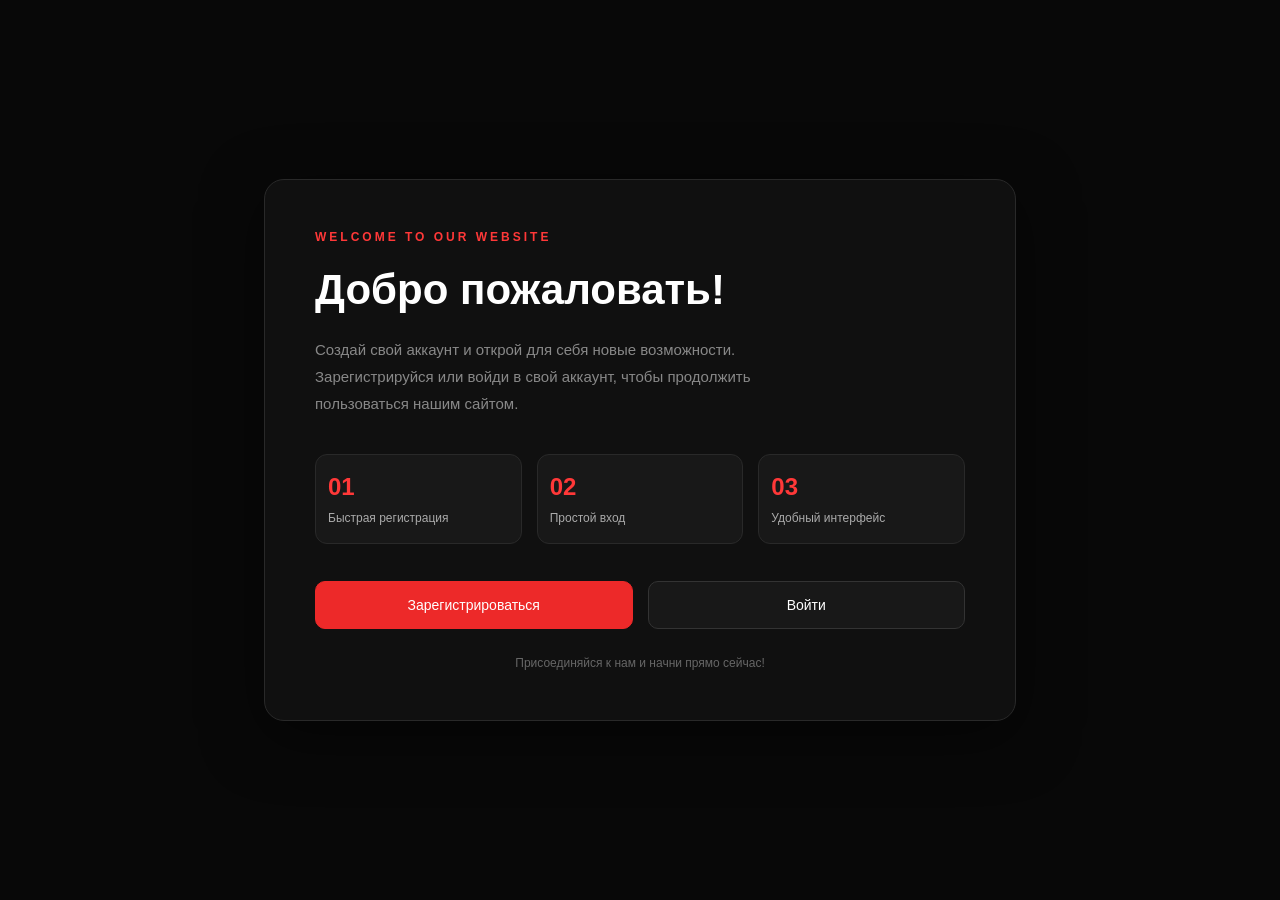
<file: index.html>
<!DOCTYPE html>
<html lang="ru">

<head>
    <meta charset="UTF-8">
    <meta name="viewport" content="width=device-width, initial-scale=1.0">
    <title>Welcome</title>
    <link rel="stylesheet" href="main.css">
</head>

<body>

    <main class="main">
        <section class="welcome">

            <div class="welcome_content">

                <span class="welcome_label">WELCOME TO OUR WEBSITE</span>

                <h1 class="welcome_title">
                    Добро пожаловать!
                </h1>

                <p class="welcome_text">
                    Создай свой аккаунт и открой для себя новые возможности.
                    Зарегистрируйся или войди в свой аккаунт,
                    чтобы продолжить пользоваться нашим сайтом.
                </p>

                <div class="welcome_info">

                    <div class="info_item">
                        <h3 class="info_title">01</h3>
                        <p class="info_text">Быстрая регистрация</p>
                    </div>

                    <div class="info_item">
                        <h3 class="info_title">02</h3>
                        <p class="info_text">Простой вход</p>
                    </div>

                    <div class="info_item">
                        <h3 class="info_title">03</h3>
                        <p class="info_text">Удобный интерфейс</p>
                    </div>

                </div>

                <div class="welcome_buttons">

                    <a href="/register.html" class="welcome_register">
                        Зарегистрироваться
                    </a>

                    <a href="/login.html" class="welcome_login">
                        Войти
                    </a>

                </div>

                <p class="welcome_footer">
                    Присоединяйся к нам и начни прямо сейчас!
                </p>

            </div>

        </section>
    </main>

</body>

</html>
</file>
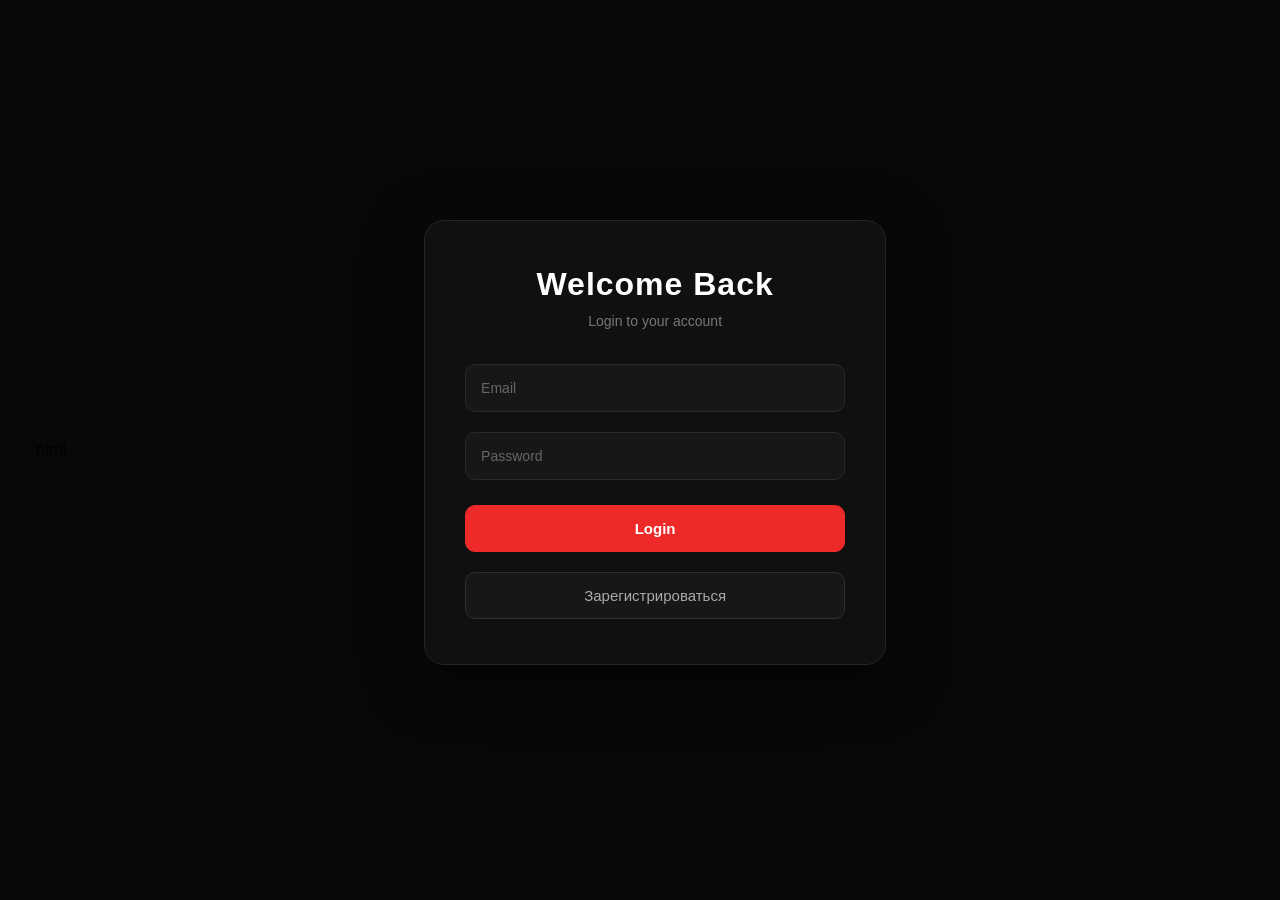
<file: login.html>
```html
<!DOCTYPE html>
<html lang="en">

<head>
    <meta charset="UTF-8">
    <meta name="viewport" content="width=device-width, initial-scale=1.0">
    <title>Login</title>
    <link rel="stylesheet" href="main.css">
</head>

<body>

    <div class="box">
        <form class="form">

            <h1>Welcome Back</h1>
            <p>Login to your account</p>

            <input type="email" placeholder="Email" class="email">

            <input type="password" placeholder="Password" class="password">

            <button class="btn">Login</button>

            <a href="/register.html" class="login">Зарегистрироваться</a>

        </form>
    </div>

    <script src="/js/login.js"></script>
</body>

</html>
```
</file>
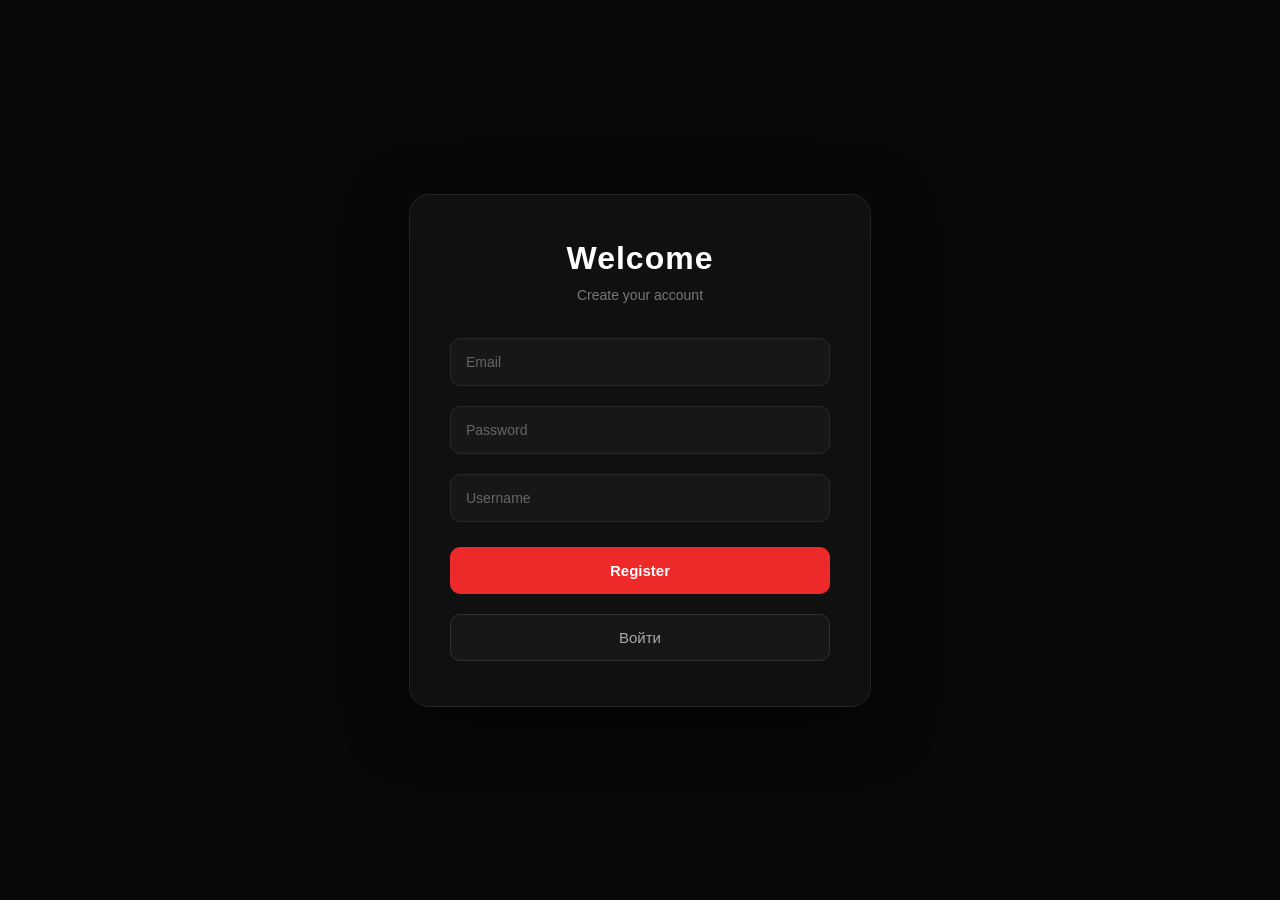
<file: register.html>
<!DOCTYPE html>
<html lang="en">

<head>
    <meta charset="UTF-8">
    <meta name="viewport" content="width=device-width, initial-scale=1.0">
    <title>Register</title>
    <link rel="stylesheet" href="main.css">
</head>

<body>

    <div class="box">
        <form class="form">

            <h1>Welcome</h1>
            <p>Create your account</p>

            <input type="email" placeholder="Email" class="email">

            <input type="password" placeholder="Password" class="password">

            <input type="text" placeholder="Username" class="username">

            <button class="btn">Register</button>


            <a href="/login.html" class="login">Войти</a>
        </form>

    </div>

    <script src="/js/app.js"></script>
</body>

</html>
</file>
<file: main.css>
body {
    padding: 0 20px;
    margin: 0;
    min-height: 100vh;
    display: flex;
    justify-content: center;
    align-items: center;
    background: #080808;
    font-family: Arial, sans-serif;
}

/* Main box */

.box {
    display: flex;
    justify-content: center;
    width: 100%;
}

/* Form */

.form {
    display: flex;
    flex-direction: column;
    gap: 20px;
    width: 380px;
    padding: 45px 40px;
    background: #101010;
    border: 1px solid #252525;
    border-radius: 20px;
    box-shadow: 0 15px 60px rgba(0, 0, 0, 0.6);
    animation: show 0.7s ease;
}

.form h1 {
    color: white;
    text-align: center;
    margin: 0;
    font-size: 32px;
    letter-spacing: 1px;
}

.form p {
    color: #777;
    text-align: center;
    margin: -10px 0 15px;
    font-size: 14px;
}

/* Inputs */

.email,
.password,
.username {
    max-width: 380px;
    padding: 15px;
    border-radius: 10px;
    border: 1px solid #292929;
    outline: none;
    background: #171717;
    color: white;
    font-size: 14px;
    transition: 0.3s;
}

.email::placeholder,
.password::placeholder,
.username::placeholder {
    color: #666;
}

.email:hover,
.password:hover,
.username:hover {
    border-color: #555;
}

.email:focus,
.password:focus,
.username:focus {
    border-color: #ff3030;
    background: #1c1111;
    box-shadow: 0 0 15px rgba(255, 30, 30, 0.12);
}


.btn,
.login {
    padding: 14px;
    border-radius: 10px;
    cursor: pointer;
    font-size: 15px;
    transition: 0.3s;
    text-align: center;
    text-decoration: none;

}

.btn {
    background: #ed2929;
    color: white;
    border: 1px solid #ed2929;
    font-weight: bold;
    margin-top: 5px;

}

.btn:hover {
    background: #ff4141;
    box-shadow: 0 5px 20px rgba(255, 0, 0, 0.25);
    transform: translateY(-2px);
}

.login {
    background: #171717;
    color: #aaa;
    border: 1px solid #303030;
}

.login:hover {
    color: white;
    border-color: #ed2929;
    background: #1d1111;
}

@keyframes show {
    from {
        opacity: 0;
        transform: translateY(25px);
    }

    to {
        opacity: 1;
        transform: translateY(0);
    }
}



.main {
    width: 100%;
    display: flex;
    justify-content: center;
    align-items: center;
    padding: 40px 20px;
}


.welcome {
    width: 100%;
    max-width: 650px;
    background: #101010;
    border: 1px solid #292929;
    border-radius: 20px;
    padding: 50px;
    box-shadow: 0 15px 60px rgba(0, 0, 0, 0.5);
    animation: show 0.7s ease;
}

.welcome_content {
    display: flex;
    flex-direction: column;
    gap: 22px;
}

.welcome_label {
    color: #ff3838;
    font-size: 12px;
    font-weight: bold;
    letter-spacing: 3px;
}

.welcome_title {
    color: white;
    font-size: 42px;
    margin: 0;
}

.welcome_text {
    color: #888;
    font-size: 15px;
    line-height: 1.8;
    margin: 0;
    max-width: 500px;
}


.welcome_info {
    display: flex;
    justify-content: space-between;
    gap: 15px;
    margin: 15px 0;
}

.info_item {
    flex: 1;
    padding: 18px 12px;
    background: #181818;
    border: 1px solid #292929;
    border-radius: 12px;
    transition: 0.3s;
}

.info_item:hover {
    border-color: #ed2929;
    transform: translateY(-4px);
}

.info_title {
    color: #ff3838;
    font-size: 24px;
    margin: 0 0 10px;
}

.info_text {
    color: #aaa;
    font-size: 12px;
    margin: 0;
}


.welcome_buttons {
    display: flex;
    gap: 15px;
}

.welcome_register,
.welcome_login {
    flex: 1;
    padding: 15px;
    border-radius: 10px;
    text-align: center;
    text-decoration: none;
    font-size: 14px;
    transition: 0.3s;
}

.welcome_register {
    background: #ed2929;
    color: white;
    border: 1px solid #ed2929;
}

.welcome_register:hover {
    background: #ff4141;
    box-shadow: 0 5px 20px rgba(255, 0, 0, 0.2);
    transform: translateY(-3px);
}

.welcome_login {
    background: #181818;
    color: white;
    border: 1px solid #333;
}

.welcome_login:hover {
    border-color: #ed2929;
    color: #ff3838;
}

.welcome_footer {
    color: #666;
    font-size: 12px;
    text-align: center;
    margin: 5px 0 0;
}


@keyframes show {
    from {
        opacity: 0;
        transform: translateY(25px);
    }

    to {
        opacity: 1;
        transform: translateY(0);
    }
}





.dash-title {

    color: #ff3838;
}












::selection {
    background: #181818;
    color: #ff3838;
}
</file>
